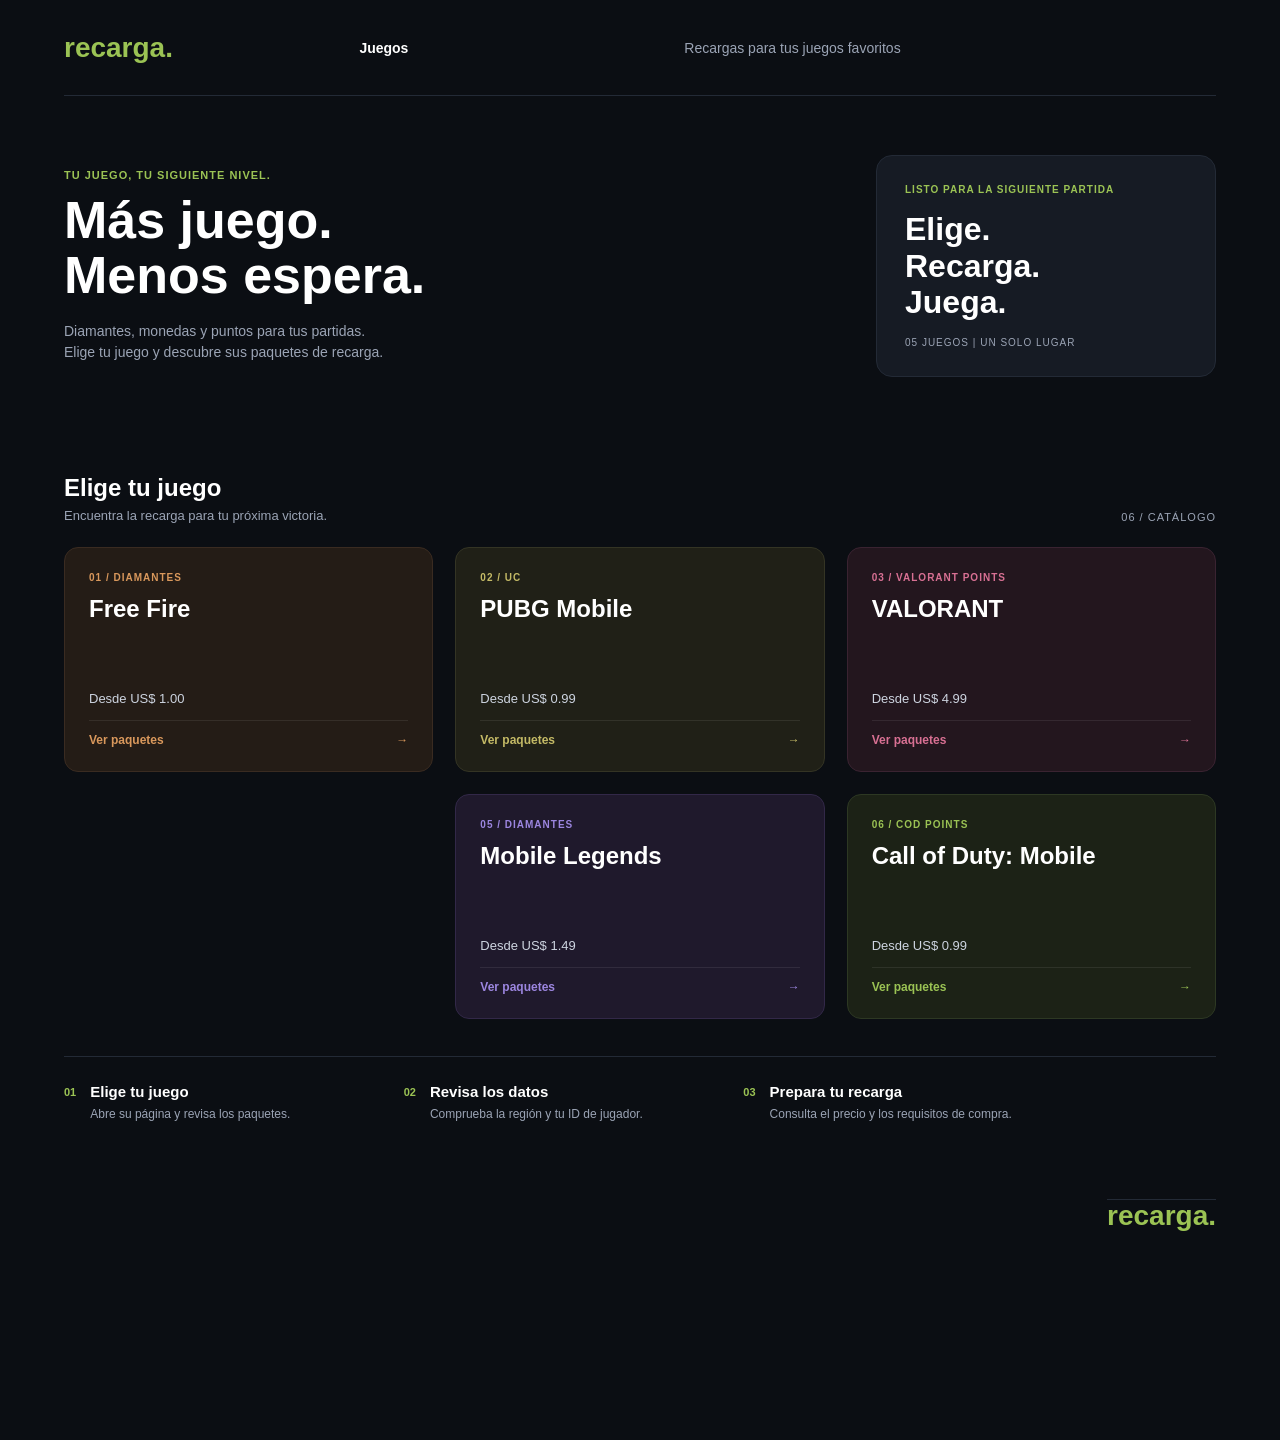
<file: index.html>
<!DOCTYPE html>
<html lang="es">
<head>
    <meta charset="UTF-8">
    <meta name="viewport" content="width=device-width, initial-scale=1.0">
    <link rel="stylesheet" href="./css/styles.css">
    <title>Recarga</title>
</head>
<body>
    <div class="frame_principal">

        <div class="frame_header">
            <p class="texto_recargas">recarga.</p>
            <p class="texto_juegos">Juegos</p>
            <p class="texto_favoritos">Recargas para tus juegos favoritos</p>
        </div>

        <div class="frame_hero">
            <div class="hero_izquierda">
                <p class="texto_subtitulo_verde">TU JUEGO, TU SIGUIENTE NIVEL.</p>
                <h1 class="texto_titulo_principal">Más juego.<br>Menos espera.</h1>
                <p class="texto_descripcion_hero">Diamantes, monedas y puntos para tus partidas.<br>Elige tu juego y descubre sus paquetes de recarga.</p>
            </div>

            <div class="hero_derecha">
                <div class="tarjeta_hero">
                    <p class="texto_tarjeta_superior">LISTO PARA LA SIGUIENTE PARTIDA</p>
                    <p class="texto_tarjeta_principal">Elige.<br>Recarga.<br>Juega.</p>
                    <p class="texto_tarjeta_inferior">05 JUEGOS | UN SOLO LUGAR</p>
                </div>
            </div>
        </div>

        <div class="frame_juegos">
            <div class="juegos_header">
                <div>
                    <h2 class="titulo_seccion_juegos">Elige tu juego</h2>
                    <p class="subtitulo_seccion_juegos">Encuentra la recarga para tu próxima victoria.</p>
                </div>
                <p class="texto_catalogo">06 / CATÁLOGO</p>
            </div>

            <div class="grid_tarjetas_juegos">
                <div class="tarjeta_juego card_ff">
                    <div>
                        <p class="juego_categoria">01 / DIAMANTES</p>
                        <h3 class="juego_nombre"><a href="free_fire.html">Free Fire</a></h3>
                    </div>
                    <div>
                        <p class="juego_precio">Desde US$ 1.00</p>
                        <div class="juego_footer">
                            <span>Ver paquetes</span>
                            <span>→</span>
                        </div>
                    </div>
                </div>

                <div class="tarjeta_juego card_pubg">
                    <div>
                        <p class="juego_categoria">02 / UC</p>
                        <h3 class="juego_nombre"><a href="pubg_mobile.html">PUBG Mobile</a></h3>
                    </div>
                    <div>
                        <p class="juego_precio">Desde US$ 0.99</p>
                        <div class="juego_footer">
                            <span>Ver paquetes</span>
                            <span>→</span>
                        </div>
                    </div>
                </div>

                <div class="tarjeta_juego card_val">
                    <div>
                        <p class="juego_categoria">03 / VALORANT POINTS</p>
                        <h3 class="juego_nombre"><a href="valorant.html">VALORANT</a></h3>
                    </div>
                    <div>
                        <p class="juego_precio">Desde US$ 4.99</p>
                        <div class="juego_footer">
                            <span>Ver paquetes</span>
                            <span>→</span>
                        </div>
                    </div>
                </div>


                <div class="espacio_vacio"></div>

                <div class="tarjeta_juego card_ml">
                    <div>
                        <p class="juego_categoria">05 / DIAMANTES</p>
                        <h3 class="juego_nombre"><a href="mobile_legends.html">Mobile Legends</a></h3>
                    </div>
                    <div>
                        <p class="juego_precio">Desde US$ 1.49</p>
                        <div class="juego_footer">
                            <span>Ver paquetes</span>
                            <span>→</span>
                        </div>
                    </div>
                </div>

                <div class="tarjeta_juego card_cod">
                    <div>
                        <p class="juego_categoria">06 / COD POINTS</p>
                        <h3 class="juego_nombre"><a href="call_of_duty.html">Call of Duty: Mobile</a></h3>
                    </div>
                    <div>
                        <p class="juego_precio">Desde US$ 0.99</p>
                        <div class="juego_footer">
                            <span>Ver paquetes</span>
                            <span>→</span>
                        </div>
                    </div>
                </div>
            </div>
        </div>

        <div class="frame_pasos">
            <div class="paso_item">
                <span class="paso_numero">01</span>
                <div>
                    <h4 class="paso_titulo">Elige tu juego</h4>
                    <p class="paso_descripcion">Abre su página y revisa los paquetes.</p>
                </div>
            </div>

            <div class="paso_item">
                <span class="paso_numero">02</span>
                <div>
                    <h4 class="paso_titulo">Revisa los datos</h4>
                    <p class="paso_descripcion">Comprueba la región y tu ID de jugador.</p>
                </div>
            </div>

            <div class="paso_item">
                <span class="paso_numero">03</span>
                <div>
                    <h4 class="paso_titulo">Prepara tu recarga</h4>
                    <p class="paso_descripcion">Consulta el precio y los requisitos de compra.</p>
                </div>
            </div>

        <div class="frame_footer">
            <p class="texto_recargas">recarga.</p>
        </div>

    </div>
</body>
</html>
</file>
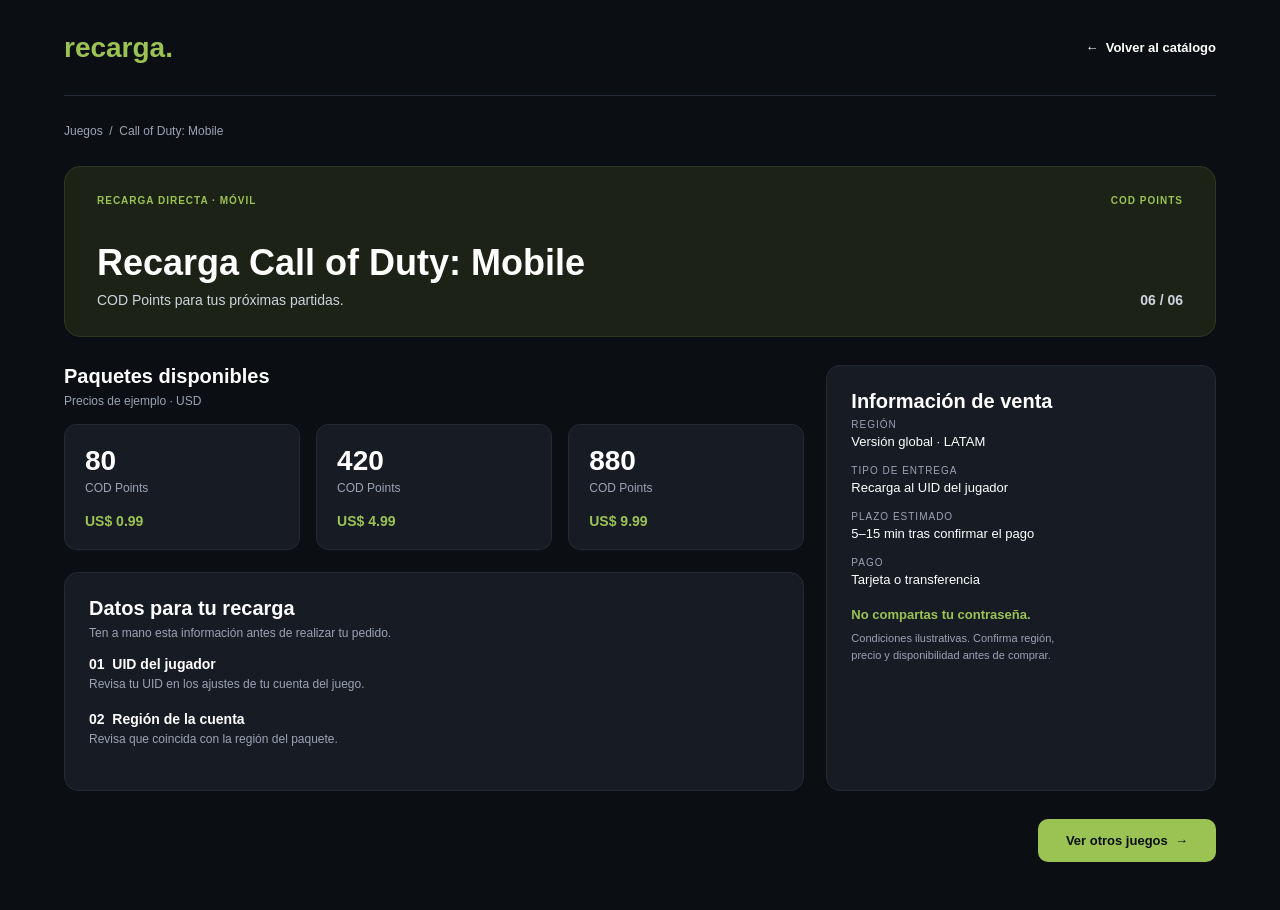
<file: call_of_duty.html>
<!DOCTYPE html>
<html lang="es">
<head>
    <meta charset="UTF-8">
    <meta name="viewport" content="width=device-width, initial-scale=1.0">
    <link rel="stylesheet" href="./css/styles.css">
    <title>Recarga Call of Duty: Mobile</title>
</head>
<body>
    <div class="frame_detalle">

        <div class="header_detalle">
            <a class="texto_recargas" href="index.html">recarga.</a>
            <a class="enlace_volver" href="index.html">←&nbsp; Volver al catálogo</a>
        </div>

        <p class="ruta_juego">Juegos&nbsp; /&nbsp; Call of Duty: Mobile</p>

        <div class="banner_juego card_cod">
            <div class="banner_fila">
                <p class="juego_categoria">RECARGA DIRECTA · MÓVIL</p>
                <p class="juego_categoria">COD POINTS</p>
            </div>
            <div class="banner_fila">
                <div>
                    <h1 class="banner_titulo">Recarga Call of Duty: Mobile</h1>
                    <p class="banner_subtitulo">COD Points para tus próximas partidas.</p>
                </div>
                <p class="banner_numero">06 / 06</p>
            </div>
        </div>

        <div class="detalle_cuerpo">
            <div class="bloque_paquetes">
                <h2 class="titulo_bloque">Paquetes disponibles</h2>
                <p class="subtitulo_bloque">Precios de ejemplo · USD</p>
                <div class="grid_paquetes">
                    <div class="paquete">
                        <p class="paquete_cantidad">80</p>
                        <p class="paquete_unidad">COD Points</p>
                        <p class="paquete_precio">US$ 0.99</p>
                    </div>
                    <div class="paquete">
                        <p class="paquete_cantidad">420</p>
                        <p class="paquete_unidad">COD Points</p>
                        <p class="paquete_precio">US$ 4.99</p>
                    </div>
                    <div class="paquete">
                        <p class="paquete_cantidad">880</p>
                        <p class="paquete_unidad">COD Points</p>
                        <p class="paquete_precio">US$ 9.99</p>
                    </div>
                </div>
            </div>

            <div class="bloque_datos tarjeta_detalle">
                <h2 class="titulo_bloque">Datos para tu recarga</h2>
                <p class="subtitulo_bloque">Ten a mano esta información antes de realizar tu pedido.</p>
                <p class="dato_titulo">01&nbsp; UID del jugador</p>
                <p class="dato_descripcion">Revisa tu UID en los ajustes de tu cuenta del juego.</p>
                <p class="dato_titulo">02&nbsp; Región de la cuenta</p>
                <p class="dato_descripcion">Revisa que coincida con la región del paquete.</p>
            </div>

            <div class="bloque_info tarjeta_detalle">
                <h2 class="titulo_bloque">Información de venta</h2>
                <div class="info_campos">
                    <div><p class="campo_etiqueta">REGIÓN</p><p class="campo_valor">Versión global · LATAM</p></div>
                    <div><p class="campo_etiqueta">TIPO DE ENTREGA</p><p class="campo_valor">Recarga al UID del jugador</p></div>
                    <div><p class="campo_etiqueta">PLAZO ESTIMADO</p><p class="campo_valor">5–15 min tras confirmar el pago</p></div>
                    <div><p class="campo_etiqueta">PAGO</p><p class="campo_valor">Tarjeta o transferencia</p></div>
                </div>
                <p class="aviso_verde">No compartas tu contraseña.</p>
                <p class="aviso_chico">Condiciones ilustrativas. Confirma región,<br>precio y disponibilidad antes de comprar.</p>
            </div>
        </div>

        <a class="boton_verde" href="index.html">Ver otros juegos&nbsp; →</a>

    </div>
</body>
</html>
</file>
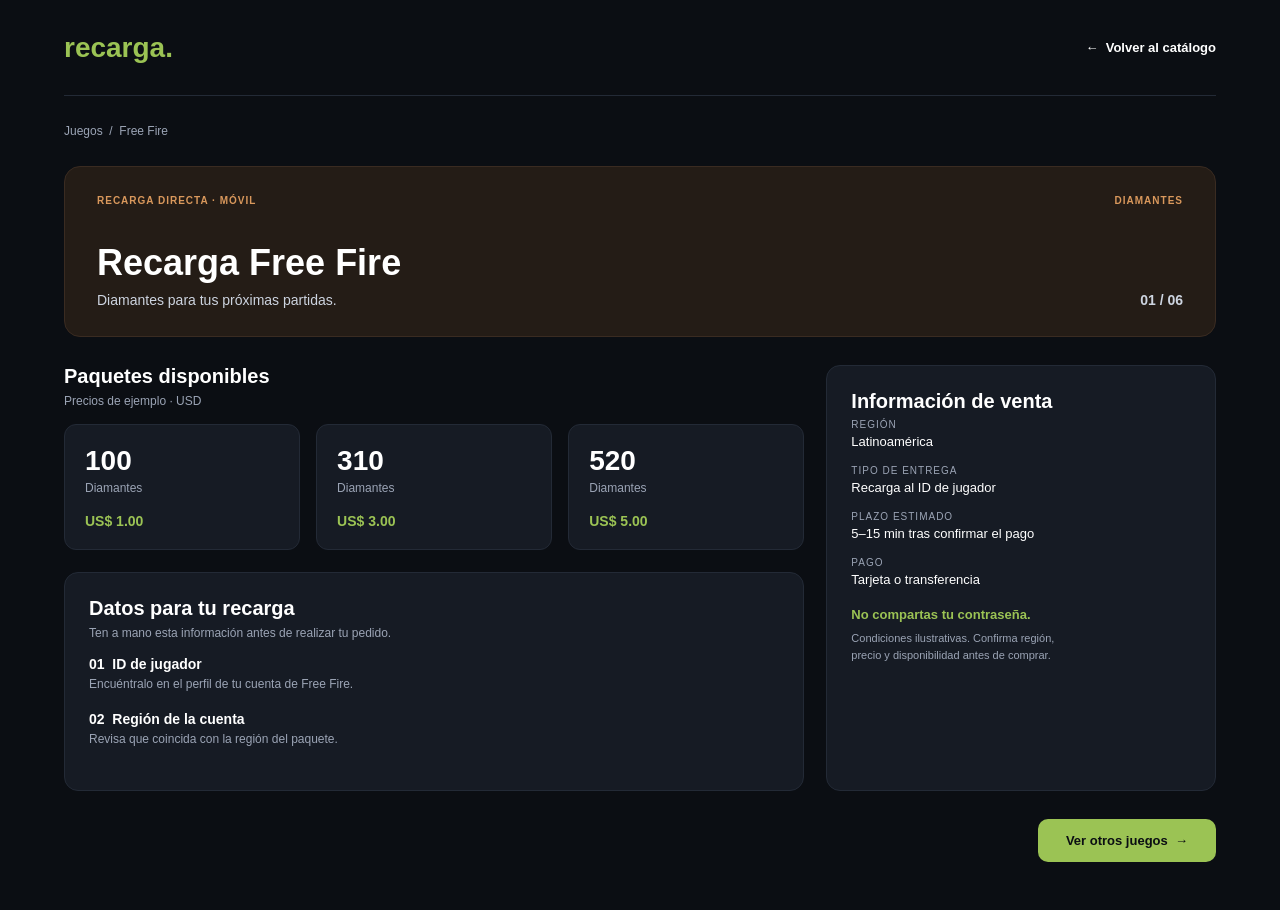
<file: free_fire.html>
<!DOCTYPE html>
<html lang="es">
<head>
    <meta charset="UTF-8">
    <meta name="viewport" content="width=device-width, initial-scale=1.0">
    <link rel="stylesheet" href="./css/styles.css">
    <title>Recarga Free Fire</title>
</head>
<body>
    <div class="frame_detalle">

        <div class="header_detalle">
            <a class="texto_recargas" href="index.html">recarga.</a>
            <a class="enlace_volver" href="index.html">←&nbsp; Volver al catálogo</a>
        </div>

        <p class="ruta_juego">Juegos&nbsp; /&nbsp; Free Fire</p>

        <div class="banner_juego card_ff">
            <div class="banner_fila">
                <p class="juego_categoria">RECARGA DIRECTA · MÓVIL</p>
                <p class="juego_categoria">DIAMANTES</p>
            </div>
            <div class="banner_fila">
                <div>
                    <h1 class="banner_titulo">Recarga Free Fire</h1>
                    <p class="banner_subtitulo">Diamantes para tus próximas partidas.</p>
                </div>
                <p class="banner_numero">01 / 06</p>
            </div>
        </div>

        <div class="detalle_cuerpo">
            <div class="bloque_paquetes">
                <h2 class="titulo_bloque">Paquetes disponibles</h2>
                <p class="subtitulo_bloque">Precios de ejemplo · USD</p>
                <div class="grid_paquetes">
                    <div class="paquete">
                        <p class="paquete_cantidad">100</p>
                        <p class="paquete_unidad">Diamantes</p>
                        <p class="paquete_precio">US$ 1.00</p>
                    </div>
                    <div class="paquete">
                        <p class="paquete_cantidad">310</p>
                        <p class="paquete_unidad">Diamantes</p>
                        <p class="paquete_precio">US$ 3.00</p>
                    </div>
                    <div class="paquete">
                        <p class="paquete_cantidad">520</p>
                        <p class="paquete_unidad">Diamantes</p>
                        <p class="paquete_precio">US$ 5.00</p>
                    </div>
                </div>
            </div>

            <div class="bloque_datos tarjeta_detalle">
                <h2 class="titulo_bloque">Datos para tu recarga</h2>
                <p class="subtitulo_bloque">Ten a mano esta información antes de realizar tu pedido.</p>
                <p class="dato_titulo">01&nbsp; ID de jugador</p>
                <p class="dato_descripcion">Encuéntralo en el perfil de tu cuenta de Free Fire.</p>
                <p class="dato_titulo">02&nbsp; Región de la cuenta</p>
                <p class="dato_descripcion">Revisa que coincida con la región del paquete.</p>
            </div>

            <div class="bloque_info tarjeta_detalle">
                <h2 class="titulo_bloque">Información de venta</h2>
                <div class="info_campos">
                    <div><p class="campo_etiqueta">REGIÓN</p><p class="campo_valor">Latinoamérica</p></div>
                    <div><p class="campo_etiqueta">TIPO DE ENTREGA</p><p class="campo_valor">Recarga al ID de jugador</p></div>
                    <div><p class="campo_etiqueta">PLAZO ESTIMADO</p><p class="campo_valor">5–15 min tras confirmar el pago</p></div>
                    <div><p class="campo_etiqueta">PAGO</p><p class="campo_valor">Tarjeta o transferencia</p></div>
                </div>
                <p class="aviso_verde">No compartas tu contraseña.</p>
                <p class="aviso_chico">Condiciones ilustrativas. Confirma región,<br>precio y disponibilidad antes de comprar.</p>
            </div>
        </div>

        <a class="boton_verde" href="index.html">Ver otros juegos&nbsp; →</a>

    </div>
</body>
</html>
</file>
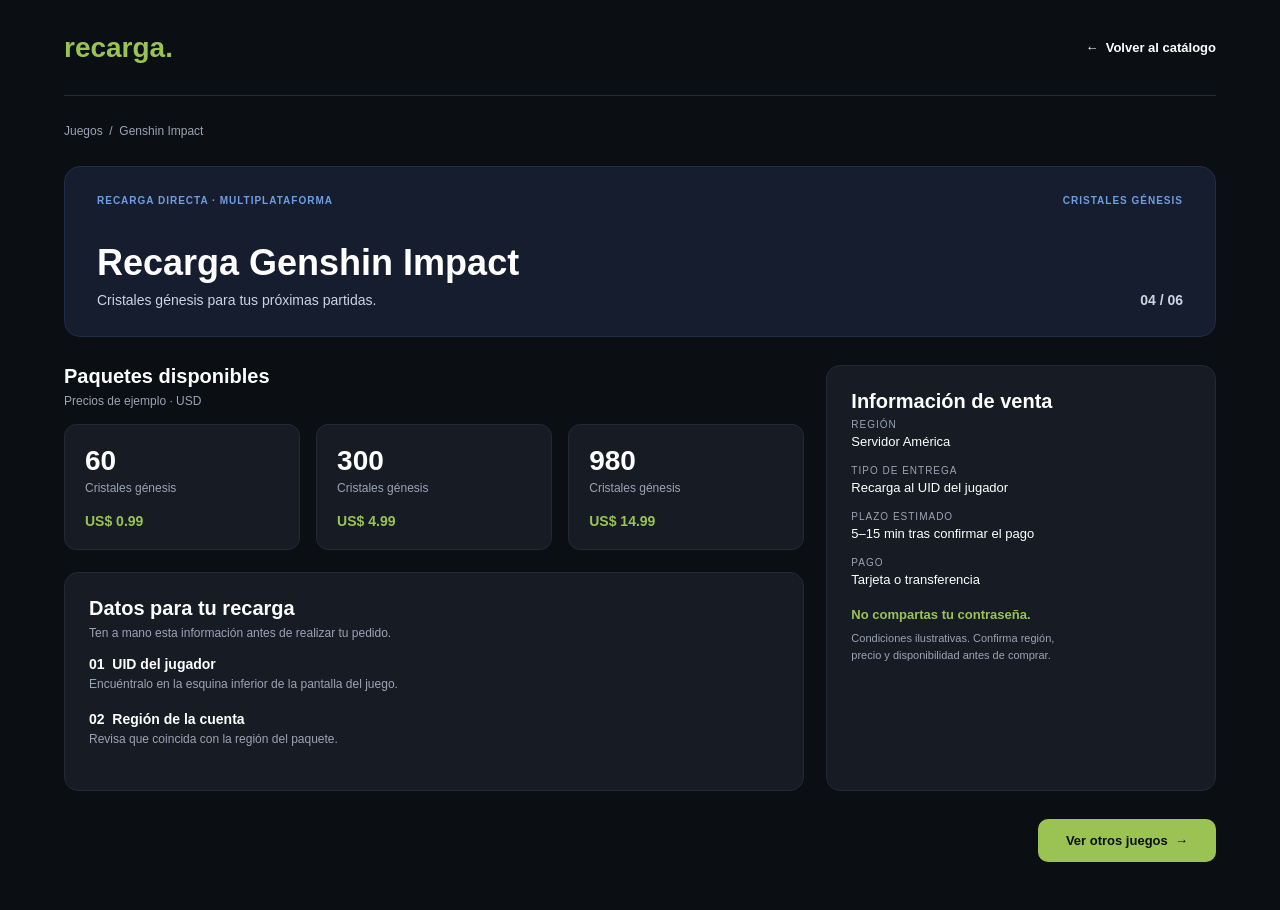
<file: genshin_impact.html>
<!DOCTYPE html>
<html lang="es">
<head>
    <meta charset="UTF-8">
    <meta name="viewport" content="width=device-width, initial-scale=1.0">
    <link rel="stylesheet" href="./css/styles.css">
    <title>Recarga Genshin Impact</title>
</head>
<body>
    <div class="frame_detalle">

        <div class="header_detalle">
            <a class="texto_recargas" href="index.html">recarga.</a>
            <a class="enlace_volver" href="index.html">←&nbsp; Volver al catálogo</a>
        </div>

        <p class="ruta_juego">Juegos&nbsp; /&nbsp; Genshin Impact</p>

        <div class="banner_juego card_gi">
            <div class="banner_fila">
                <p class="juego_categoria">RECARGA DIRECTA · MULTIPLATAFORMA</p>
                <p class="juego_categoria">CRISTALES GÉNESIS</p>
            </div>
            <div class="banner_fila">
                <div>
                    <h1 class="banner_titulo">Recarga Genshin Impact</h1>
                    <p class="banner_subtitulo">Cristales génesis para tus próximas partidas.</p>
                </div>
                <p class="banner_numero">04 / 06</p>
            </div>
        </div>

        <div class="detalle_cuerpo">
            <div class="bloque_paquetes">
                <h2 class="titulo_bloque">Paquetes disponibles</h2>
                <p class="subtitulo_bloque">Precios de ejemplo · USD</p>
                <div class="grid_paquetes">
                    <div class="paquete">
                        <p class="paquete_cantidad">60</p>
                        <p class="paquete_unidad">Cristales génesis</p>
                        <p class="paquete_precio">US$ 0.99</p>
                    </div>
                    <div class="paquete">
                        <p class="paquete_cantidad">300</p>
                        <p class="paquete_unidad">Cristales génesis</p>
                        <p class="paquete_precio">US$ 4.99</p>
                    </div>
                    <div class="paquete">
                        <p class="paquete_cantidad">980</p>
                        <p class="paquete_unidad">Cristales génesis</p>
                        <p class="paquete_precio">US$ 14.99</p>
                    </div>
                </div>
            </div>

            <div class="bloque_datos tarjeta_detalle">
                <h2 class="titulo_bloque">Datos para tu recarga</h2>
                <p class="subtitulo_bloque">Ten a mano esta información antes de realizar tu pedido.</p>
                <p class="dato_titulo">01&nbsp; UID del jugador</p>
                <p class="dato_descripcion">Encuéntralo en la esquina inferior de la pantalla del juego.</p>
                <p class="dato_titulo">02&nbsp; Región de la cuenta</p>
                <p class="dato_descripcion">Revisa que coincida con la región del paquete.</p>
            </div>

            <div class="bloque_info tarjeta_detalle">
                <h2 class="titulo_bloque">Información de venta</h2>
                <div class="info_campos">
                    <div><p class="campo_etiqueta">REGIÓN</p><p class="campo_valor">Servidor América</p></div>
                    <div><p class="campo_etiqueta">TIPO DE ENTREGA</p><p class="campo_valor">Recarga al UID del jugador</p></div>
                    <div><p class="campo_etiqueta">PLAZO ESTIMADO</p><p class="campo_valor">5–15 min tras confirmar el pago</p></div>
                    <div><p class="campo_etiqueta">PAGO</p><p class="campo_valor">Tarjeta o transferencia</p></div>
                </div>
                <p class="aviso_verde">No compartas tu contraseña.</p>
                <p class="aviso_chico">Condiciones ilustrativas. Confirma región,<br>precio y disponibilidad antes de comprar.</p>
            </div>
        </div>

        <a class="boton_verde" href="index.html">Ver otros juegos&nbsp; →</a>

    </div>
</body>
</html>
</file>
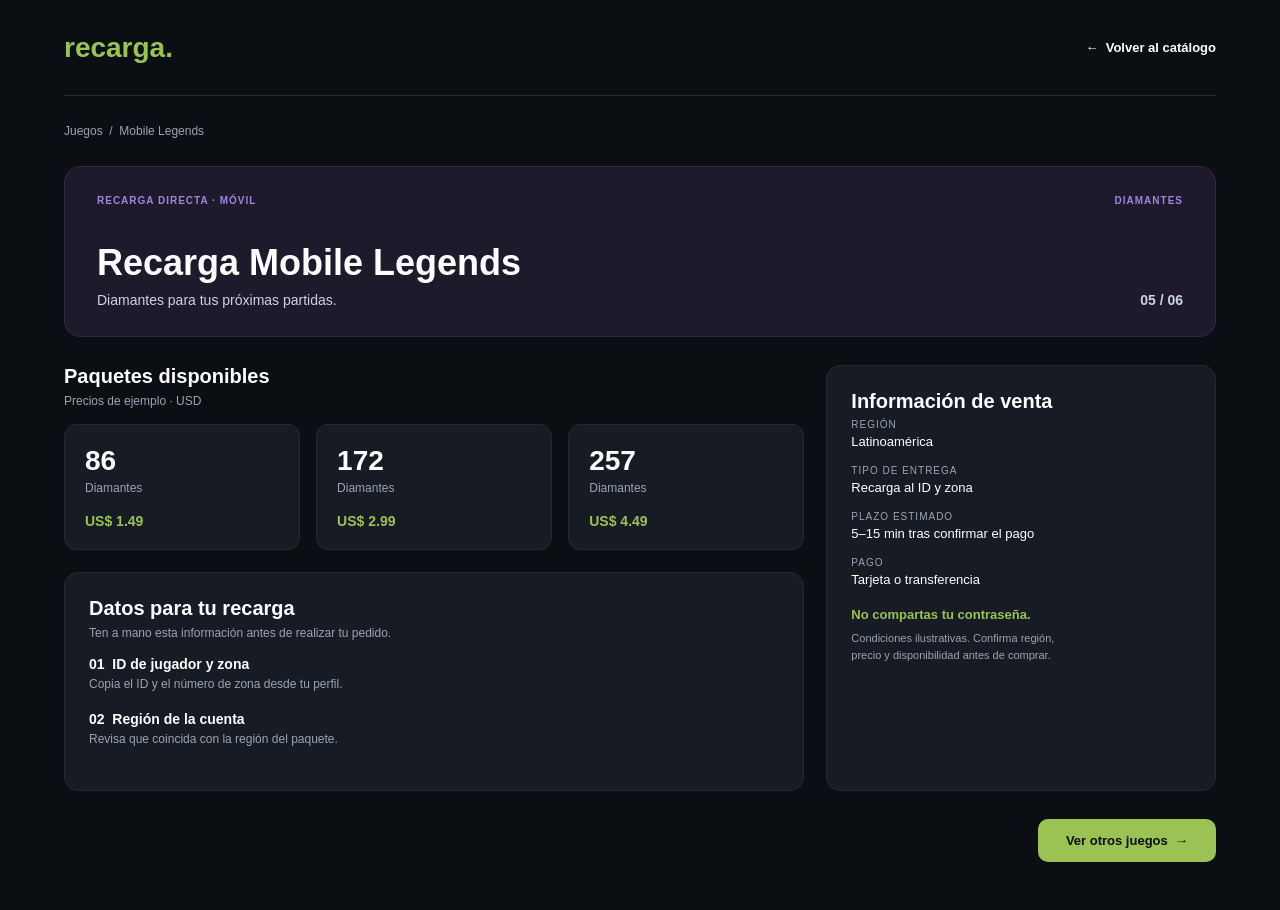
<file: mobile_legends.html>
<!DOCTYPE html>
<html lang="es">
<head>
    <meta charset="UTF-8">
    <meta name="viewport" content="width=device-width, initial-scale=1.0">
    <link rel="stylesheet" href="./css/styles.css">
    <title>Recarga Mobile Legends</title>
</head>
<body>
    <div class="frame_detalle">

        <div class="header_detalle">
            <a class="texto_recargas" href="index.html">recarga.</a>
            <a class="enlace_volver" href="index.html">←&nbsp; Volver al catálogo</a>
        </div>

        <p class="ruta_juego">Juegos&nbsp; /&nbsp; Mobile Legends</p>

        <div class="banner_juego card_ml">
            <div class="banner_fila">
                <p class="juego_categoria">RECARGA DIRECTA · MÓVIL</p>
                <p class="juego_categoria">DIAMANTES</p>
            </div>
            <div class="banner_fila">
                <div>
                    <h1 class="banner_titulo">Recarga Mobile Legends</h1>
                    <p class="banner_subtitulo">Diamantes para tus próximas partidas.</p>
                </div>
                <p class="banner_numero">05 / 06</p>
            </div>
        </div>

        <div class="detalle_cuerpo">
            <div class="bloque_paquetes">
                <h2 class="titulo_bloque">Paquetes disponibles</h2>
                <p class="subtitulo_bloque">Precios de ejemplo · USD</p>
                <div class="grid_paquetes">
                    <div class="paquete">
                        <p class="paquete_cantidad">86</p>
                        <p class="paquete_unidad">Diamantes</p>
                        <p class="paquete_precio">US$ 1.49</p>
                    </div>
                    <div class="paquete">
                        <p class="paquete_cantidad">172</p>
                        <p class="paquete_unidad">Diamantes</p>
                        <p class="paquete_precio">US$ 2.99</p>
                    </div>
                    <div class="paquete">
                        <p class="paquete_cantidad">257</p>
                        <p class="paquete_unidad">Diamantes</p>
                        <p class="paquete_precio">US$ 4.49</p>
                    </div>
                </div>
            </div>

            <div class="bloque_datos tarjeta_detalle">
                <h2 class="titulo_bloque">Datos para tu recarga</h2>
                <p class="subtitulo_bloque">Ten a mano esta información antes de realizar tu pedido.</p>
                <p class="dato_titulo">01&nbsp; ID de jugador y zona</p>
                <p class="dato_descripcion">Copia el ID y el número de zona desde tu perfil.</p>
                <p class="dato_titulo">02&nbsp; Región de la cuenta</p>
                <p class="dato_descripcion">Revisa que coincida con la región del paquete.</p>
            </div>

            <div class="bloque_info tarjeta_detalle">
                <h2 class="titulo_bloque">Información de venta</h2>
                <div class="info_campos">
                    <div><p class="campo_etiqueta">REGIÓN</p><p class="campo_valor">Latinoamérica</p></div>
                    <div><p class="campo_etiqueta">TIPO DE ENTREGA</p><p class="campo_valor">Recarga al ID y zona</p></div>
                    <div><p class="campo_etiqueta">PLAZO ESTIMADO</p><p class="campo_valor">5–15 min tras confirmar el pago</p></div>
                    <div><p class="campo_etiqueta">PAGO</p><p class="campo_valor">Tarjeta o transferencia</p></div>
                </div>
                <p class="aviso_verde">No compartas tu contraseña.</p>
                <p class="aviso_chico">Condiciones ilustrativas. Confirma región,<br>precio y disponibilidad antes de comprar.</p>
            </div>
        </div>

        <a class="boton_verde" href="index.html">Ver otros juegos&nbsp; →</a>

    </div>
</body>
</html>
</file>
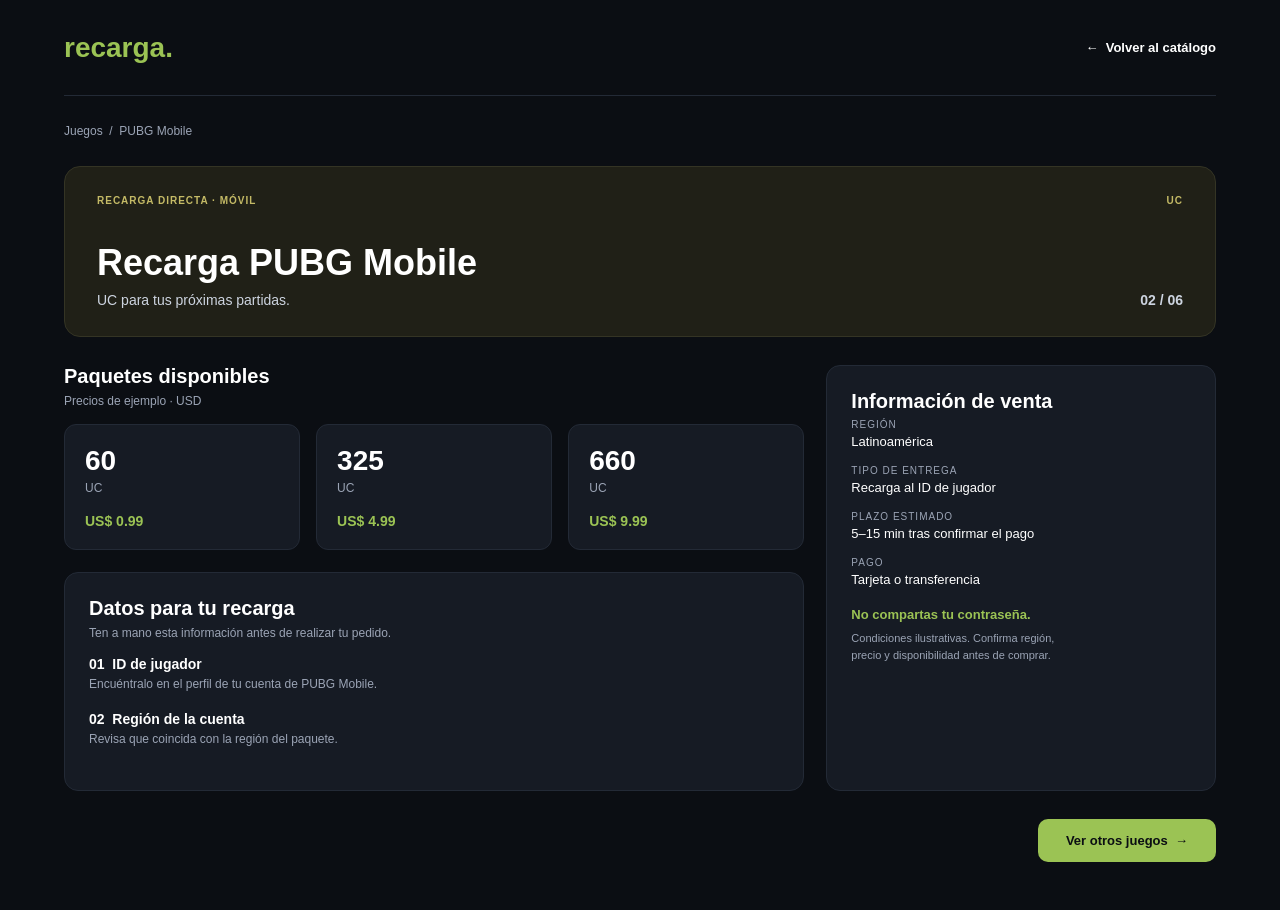
<file: pubg_mobile.html>
<!DOCTYPE html>
<html lang="es">
<head>
    <meta charset="UTF-8">
    <meta name="viewport" content="width=device-width, initial-scale=1.0">
    <link rel="stylesheet" href="./css/styles.css">
    <title>Recarga PUBG Mobile</title>
</head>
<body>
    <div class="frame_detalle">

        <div class="header_detalle">
            <a class="texto_recargas" href="index.html">recarga.</a>
            <a class="enlace_volver" href="index.html">←&nbsp; Volver al catálogo</a>
        </div>

        <p class="ruta_juego">Juegos&nbsp; /&nbsp; PUBG Mobile</p>

        <div class="banner_juego card_pubg">
            <div class="banner_fila">
                <p class="juego_categoria">RECARGA DIRECTA · MÓVIL</p>
                <p class="juego_categoria">UC</p>
            </div>
            <div class="banner_fila">
                <div>
                    <h1 class="banner_titulo">Recarga PUBG Mobile</h1>
                    <p class="banner_subtitulo">UC para tus próximas partidas.</p>
                </div>
                <p class="banner_numero">02 / 06</p>
            </div>
        </div>

        <div class="detalle_cuerpo">
            <div class="bloque_paquetes">
                <h2 class="titulo_bloque">Paquetes disponibles</h2>
                <p class="subtitulo_bloque">Precios de ejemplo · USD</p>
                <div class="grid_paquetes">
                    <div class="paquete">
                        <p class="paquete_cantidad">60</p>
                        <p class="paquete_unidad">UC</p>
                        <p class="paquete_precio">US$ 0.99</p>
                    </div>
                    <div class="paquete">
                        <p class="paquete_cantidad">325</p>
                        <p class="paquete_unidad">UC</p>
                        <p class="paquete_precio">US$ 4.99</p>
                    </div>
                    <div class="paquete">
                        <p class="paquete_cantidad">660</p>
                        <p class="paquete_unidad">UC</p>
                        <p class="paquete_precio">US$ 9.99</p>
                    </div>
                </div>
            </div>

            <div class="bloque_datos tarjeta_detalle">
                <h2 class="titulo_bloque">Datos para tu recarga</h2>
                <p class="subtitulo_bloque">Ten a mano esta información antes de realizar tu pedido.</p>
                <p class="dato_titulo">01&nbsp; ID de jugador</p>
                <p class="dato_descripcion">Encuéntralo en el perfil de tu cuenta de PUBG Mobile.</p>
                <p class="dato_titulo">02&nbsp; Región de la cuenta</p>
                <p class="dato_descripcion">Revisa que coincida con la región del paquete.</p>
            </div>

            <div class="bloque_info tarjeta_detalle">
                <h2 class="titulo_bloque">Información de venta</h2>
                <div class="info_campos">
                    <div><p class="campo_etiqueta">REGIÓN</p><p class="campo_valor">Latinoamérica</p></div>
                    <div><p class="campo_etiqueta">TIPO DE ENTREGA</p><p class="campo_valor">Recarga al ID de jugador</p></div>
                    <div><p class="campo_etiqueta">PLAZO ESTIMADO</p><p class="campo_valor">5–15 min tras confirmar el pago</p></div>
                    <div><p class="campo_etiqueta">PAGO</p><p class="campo_valor">Tarjeta o transferencia</p></div>
                </div>
                <p class="aviso_verde">No compartas tu contraseña.</p>
                <p class="aviso_chico">Condiciones ilustrativas. Confirma región,<br>precio y disponibilidad antes de comprar.</p>
            </div>
        </div>

        <a class="boton_verde" href="index.html">Ver otros juegos&nbsp; →</a>

    </div>
</body>
</html>
</file>
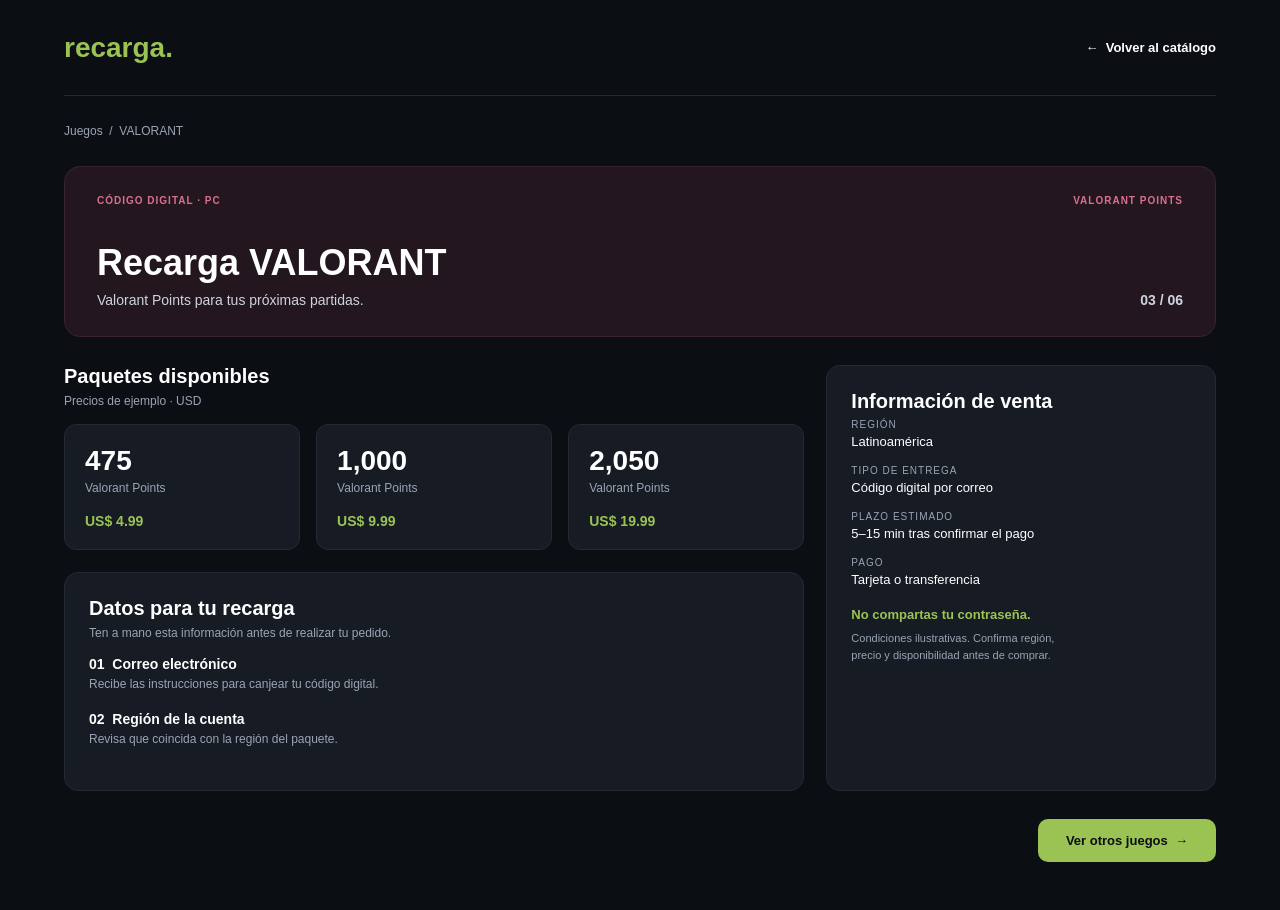
<file: valorant.html>
<!DOCTYPE html>
<html lang="es">
<head>
    <meta charset="UTF-8">
    <meta name="viewport" content="width=device-width, initial-scale=1.0">
    <link rel="stylesheet" href="./css/styles.css">
    <title>Recarga VALORANT</title>
</head>
<body>
    <div class="frame_detalle">

        <div class="header_detalle">
            <a class="texto_recargas" href="index.html">recarga.</a>
            <a class="enlace_volver" href="index.html">←&nbsp; Volver al catálogo</a>
        </div>

        <p class="ruta_juego">Juegos&nbsp; /&nbsp; VALORANT</p>

        <div class="banner_juego card_val">
            <div class="banner_fila">
                <p class="juego_categoria">CÓDIGO DIGITAL · PC</p>
                <p class="juego_categoria">VALORANT POINTS</p>
            </div>
            <div class="banner_fila">
                <div>
                    <h1 class="banner_titulo">Recarga VALORANT</h1>
                    <p class="banner_subtitulo">Valorant Points para tus próximas partidas.</p>
                </div>
                <p class="banner_numero">03 / 06</p>
            </div>
        </div>

        <div class="detalle_cuerpo">
            <div class="bloque_paquetes">
                <h2 class="titulo_bloque">Paquetes disponibles</h2>
                <p class="subtitulo_bloque">Precios de ejemplo · USD</p>
                <div class="grid_paquetes">
                    <div class="paquete">
                        <p class="paquete_cantidad">475</p>
                        <p class="paquete_unidad">Valorant Points</p>
                        <p class="paquete_precio">US$ 4.99</p>
                    </div>
                    <div class="paquete">
                        <p class="paquete_cantidad">1,000</p>
                        <p class="paquete_unidad">Valorant Points</p>
                        <p class="paquete_precio">US$ 9.99</p>
                    </div>
                    <div class="paquete">
                        <p class="paquete_cantidad">2,050</p>
                        <p class="paquete_unidad">Valorant Points</p>
                        <p class="paquete_precio">US$ 19.99</p>
                    </div>
                </div>
            </div>

            <div class="bloque_datos tarjeta_detalle">
                <h2 class="titulo_bloque">Datos para tu recarga</h2>
                <p class="subtitulo_bloque">Ten a mano esta información antes de realizar tu pedido.</p>
                <p class="dato_titulo">01&nbsp; Correo electrónico</p>
                <p class="dato_descripcion">Recibe las instrucciones para canjear tu código digital.</p>
                <p class="dato_titulo">02&nbsp; Región de la cuenta</p>
                <p class="dato_descripcion">Revisa que coincida con la región del paquete.</p>
            </div>

            <div class="bloque_info tarjeta_detalle">
                <h2 class="titulo_bloque">Información de venta</h2>
                <div class="info_campos">
                    <div><p class="campo_etiqueta">REGIÓN</p><p class="campo_valor">Latinoamérica</p></div>
                    <div><p class="campo_etiqueta">TIPO DE ENTREGA</p><p class="campo_valor">Código digital por correo</p></div>
                    <div><p class="campo_etiqueta">PLAZO ESTIMADO</p><p class="campo_valor">5–15 min tras confirmar el pago</p></div>
                    <div><p class="campo_etiqueta">PAGO</p><p class="campo_valor">Tarjeta o transferencia</p></div>
                </div>
                <p class="aviso_verde">No compartas tu contraseña.</p>
                <p class="aviso_chico">Condiciones ilustrativas. Confirma región,<br>precio y disponibilidad antes de comprar.</p>
            </div>
        </div>

        <a class="boton_verde" href="index.html">Ver otros juegos&nbsp; →</a>

    </div>
</body>
</html>
</file>
<file: css/styles.css>
/* Configuraciones de borde y asignacion de colores */
* {
    box-sizing: border-box;
}

body {
    margin: 0;
    text-align: center;
    font-family: Arial, Helvetica, sans-serif;
    background-color: var(--color_fondo);
}

a {
    color: inherit;
    text-decoration: none;
}

:root {
    --color_fondo: rgb(11, 14, 19);
    --color_tarjeta: rgb(22, 27, 36);
    --color_borde: rgb(35, 42, 54);
    --color_textos_verdes: rgb(155, 195, 84);
    --color_textos_plomos: rgb(155, 164, 181);
}

/* Configuraciones del frame principal */

.frame_principal {
    min-height: 1440px;
    background-color: var(--color_fondo);
    padding: 0 5%;
    display: grid;
    grid-template-rows: 96px 340px 620px 202px 112px;
    grid-template-columns: 100%;
    grid-template-areas:
        "frame_header"
        "frame_hero"
        "frame_juegos"
        "frame_pasos"
        "frame_footer"
    ;
}

/* Widgets del header */

.frame_header {
    grid-area: frame_header;
    display: grid;
    grid-template-columns: 1fr 1.1fr 1.8fr;
    grid-template-areas: "texto_recargas texto_juegos texto_favoritos";
    align-items: center;
    text-align: left;
    border-bottom: 1px solid var(--color_borde);
}

.texto_recargas {
    grid-area: texto_recargas;
    color: var(--color_textos_verdes);
    font-size: 28px;
    font-weight: bold;
    margin: 0;
}

.texto_juegos {
    grid-area: texto_juegos;
    color: white;
    font-size: 14px;
    font-weight: bold;
    margin: 0;
}

.texto_favoritos {
    grid-area: texto_favoritos;
    color: var(--color_textos_plomos);
    font-size: 14px;
    margin: 0;
}

/* Widgets para información */

.frame_hero {
    grid-area: frame_hero;
    display: grid;
    grid-template-columns: 1.8fr 1fr;
    grid-template-areas: "hero_izquierda hero_derecha";
    align-items: center;
    text-align: left;
}

.hero_izquierda {
    grid-area: hero_izquierda;
}

.texto_subtitulo_verde {
    color: var(--color_textos_verdes);
    font-size: 11px;
    font-weight: bold;
    letter-spacing: 1px;
    margin: 0 0 12px 0;
}

.texto_titulo_principal {
    color: white;
    font-size: 52px;
    font-weight: bold;
    line-height: 1.05;
    margin: 0 0 18px 0;
}

.texto_descripcion_hero {
    color: var(--color_textos_plomos);
    font-size: 14px;
    line-height: 1.5;
    margin: 0;
}

.hero_derecha {
    grid-area: hero_derecha;
    display: flex;
    justify-content: flex-end;
}

.tarjeta_hero {
    background-color: var(--color_tarjeta);
    border: 1px solid var(--color_borde);
    border-radius: 16px;
    padding: 28px;
    width: 100%;
    max-width: 340px;
}

.texto_tarjeta_superior {
    color: var(--color_textos_verdes);
    font-size: 10px;
    font-weight: bold;
    letter-spacing: 1px;
    margin: 0 0 16px 0;
}

.texto_tarjeta_principal {
    color: white;
    font-size: 32px;
    font-weight: bold;
    line-height: 1.15;
    margin: 0 0 16px 0;
}

.texto_tarjeta_inferior {
    color: var(--color_textos_plomos);
    font-size: 10px;
    letter-spacing: 1px;
    margin: 0;
}

/* Widgets de los Juegos */

.frame_juegos {
    grid-area: frame_juegos;
    display: flex;
    flex-direction: column;
    justify-content: center;
    text-align: left;
}

.juegos_header {
    display: flex;
    justify-content: space-between;
    align-items: flex-end;
    margin-bottom: 24px;
}

.titulo_seccion_juegos {
    color: white;
    font-size: 24px;
    font-weight: bold;
    margin: 0 0 6px 0;
}

.subtitulo_seccion_juegos {
    color: var(--color_textos_plomos);
    font-size: 13px;
    margin: 0;
}

.texto_catalogo {
    color: var(--color_textos_plomos);
    font-size: 11px;
    letter-spacing: 1px;
    margin: 0;
}

.grid_tarjetas_juegos {
    display: grid;
    grid-template-columns: repeat(3, 1fr);
    grid-template-rows: repeat(2, 225px);
    gap: 22px;
}

.tarjeta_juego {
    position: relative;
    border-radius: 14px;
    padding: 24px;
    display: flex;
    flex-direction: column;
    justify-content: space-between;
    cursor: pointer;
    transition: transform 0.2s ease, filter 0.2s ease;
}

.tarjeta_juego:hover {
    transform: translateY(-4px);
    filter: brightness(1.12);
}

/* Enlace que cubre toda la tarjeta */
.juego_nombre a::after {
    content: "";
    position: absolute;
    inset: 0;
    border-radius: 14px;
}

.juego_nombre a:focus-visible::after {
    outline: 2px solid var(--color_textos_verdes);
    outline-offset: 3px;
}

.juego_categoria {
    font-size: 10px;
    font-weight: bold;
    letter-spacing: 1px;
    margin: 0 0 12px 0;
}

.juego_nombre {
    color: white;
    font-size: 24px;
    font-weight: bold;
    margin: 0;
}

.juego_precio {
    color: rgb(205, 212, 224);
    font-size: 13px;
    margin: 0 0 14px 0;
}

.juego_footer {
    border-top: 1px solid rgba(255, 255, 255, 0.08);
    padding-top: 12px;
    display: flex;
    justify-content: space-between;
    align-items: center;
    font-size: 12px;
    font-weight: bold;
}

/* Configuracion de colores de las tarjetas */

.card_ff { background-color: rgb(36, 28, 22); border: 1px solid rgb(58, 43, 33); }
.card_ff .juego_categoria, .card_ff .juego_footer { color: rgb(217, 152, 92); }

.card_pubg { background-color: rgb(32, 32, 23); border: 1px solid rgb(52, 52, 36); }
.card_pubg .juego_categoria, .card_pubg .juego_footer { color: rgb(196, 186, 102); }

.card_val { background-color: rgb(35, 22, 30); border: 1px solid rgb(58, 35, 49); }
.card_val .juego_categoria, .card_val .juego_footer { color: rgb(216, 112, 147); }

.card_gi { background-color: rgb(21, 29, 46); border: 1px solid rgb(33, 46, 74); }
.card_gi .juego_categoria, .card_gi .juego_footer { color: rgb(112, 158, 226); }

.card_ml { background-color: rgb(31, 25, 44); border: 1px solid rgb(50, 40, 72); }
.card_ml .juego_categoria, .card_ml .juego_footer { color: rgb(156, 134, 224); }

.card_cod { background-color: rgb(28, 34, 22); border: 1px solid rgb(45, 56, 35); }
.card_cod .juego_categoria, .card_cod .juego_footer { color: rgb(155, 195, 84); }

/* Widgets de los pasos */

.frame_pasos {
    grid-area: frame_pasos;
    border-top: 1px solid var(--color_borde);
    display: grid;
    grid-template-columns: repeat(3, 1fr);
    gap: 24px;
    align-items: center;
    text-align: left;
}

.paso_item {
    display: flex;
    align-items: flex-start;
    gap: 14px;
}

.paso_numero {
    color: var(--color_textos_verdes);
    font-size: 11px;
    font-weight: bold;
    padding-top: 3px;
}

.paso_titulo {
    color: white;
    font-size: 15px;
    font-weight: bold;
    margin: 0 0 6px 0;
}

.paso_descripcion {
    color: var(--color_textos_plomos);
    font-size: 12px;
    line-height: 1.4;
    margin: 0;
}

/* Widgets del footer */

.frame_footer {
    grid-area: frame_footer;
    border-top: 1px solid var(--color_borde);
    display: flex;
    align-items: center;
    text-align: left;
}

/* ==========================================================
   PÁGINAS DE DETALLE DE CADA JUEGO
   ========================================================== */

.frame_detalle {
    min-height: 100vh;
    padding: 0 5% 48px;
    display: flex;
    flex-direction: column;
    gap: 28px;
    text-align: left;
}

.header_detalle {
    height: 96px;
    display: flex;
    justify-content: space-between;
    align-items: center;
    border-bottom: 1px solid var(--color_borde);
}

.enlace_volver {
    color: white;
    font-size: 13px;
    font-weight: bold;
}

.enlace_volver:hover { color: var(--color_textos_verdes); }

.ruta_juego {
    color: var(--color_textos_plomos);
    font-size: 12px;
    margin: 0;
}

.banner_juego {
    border-radius: 16px;
    padding: 28px 32px;
    display: flex;
    flex-direction: column;
    justify-content: space-between;
    gap: 36px;
}

.banner_fila {
    display: flex;
    justify-content: space-between;
    align-items: flex-end;
    gap: 16px;
}

.banner_fila:first-child { align-items: flex-start; }
.banner_fila .juego_categoria { margin: 0; }

.banner_titulo {
    color: white;
    font-size: 36px;
    font-weight: bold;
    margin: 0 0 8px 0;
}

.banner_subtitulo {
    color: rgb(205, 212, 224);
    font-size: 14px;
    margin: 0;
}

.banner_numero {
    color: rgb(205, 212, 224);
    font-size: 14px;
    font-weight: bold;
    margin: 0;
    white-space: nowrap;
}

.detalle_cuerpo {
    display: grid;
    grid-template-columns: 1.9fr 1fr;
    grid-template-areas:
        "bloque_paquetes bloque_info"
        "bloque_datos bloque_info"
    ;
    gap: 22px;
}

.bloque_paquetes { grid-area: bloque_paquetes; }
.bloque_datos { grid-area: bloque_datos; }
.bloque_info { grid-area: bloque_info; }

.titulo_bloque {
    color: white;
    font-size: 20px;
    font-weight: bold;
    margin: 0 0 6px 0;
}

.subtitulo_bloque {
    color: var(--color_textos_plomos);
    font-size: 12px;
    margin: 0 0 16px 0;
}

.grid_paquetes {
    display: grid;
    grid-template-columns: repeat(3, 1fr);
    gap: 16px;
}

.paquete {
    background-color: var(--color_tarjeta);
    border: 1px solid var(--color_borde);
    border-radius: 12px;
    padding: 20px;
}

.paquete_cantidad {
    color: white;
    font-size: 28px;
    font-weight: bold;
    margin: 0 0 4px 0;
}

.paquete_unidad {
    color: var(--color_textos_plomos);
    font-size: 12px;
    margin: 0 0 18px 0;
}

.paquete_precio {
    color: var(--color_textos_verdes);
    font-size: 14px;
    font-weight: bold;
    margin: 0;
}

.tarjeta_detalle {
    background-color: var(--color_tarjeta);
    border: 1px solid var(--color_borde);
    border-radius: 14px;
    padding: 24px;
}

.dato_titulo {
    color: white;
    font-size: 14px;
    font-weight: bold;
    margin: 0 0 4px 0;
}

.dato_descripcion {
    color: var(--color_textos_plomos);
    font-size: 12px;
    line-height: 1.4;
    margin: 0 0 18px 0;
}

.info_campos {
    display: grid;
    grid-template-columns: 1fr;
    gap: 16px;
    margin-bottom: 20px;
}

.campo_etiqueta {
    color: var(--color_textos_plomos);
    font-size: 10px;
    letter-spacing: 1px;
    margin: 0 0 4px 0;
}

.campo_valor {
    color: white;
    font-size: 13px;
    margin: 0;
}

.aviso_verde {
    color: var(--color_textos_verdes);
    font-size: 13px;
    font-weight: bold;
    margin: 0 0 8px 0;
}

.aviso_chico {
    color: var(--color_textos_plomos);
    font-size: 11px;
    line-height: 1.5;
    margin: 0;
}

.boton_verde {
    align-self: flex-end;
    background-color: var(--color_textos_verdes);
    color: var(--color_fondo);
    font-size: 13px;
    font-weight: bold;
    padding: 14px 28px;
    border-radius: 10px;
    transition: filter 0.2s ease;
}

.boton_verde:hover { filter: brightness(1.12); }

a:focus-visible { outline: 2px solid var(--color_textos_verdes); outline-offset: 3px; }

/* ==========================================================
   TABLET (hasta 1024px)
   ========================================================== */

@media (max-width: 1024px) {
    .frame_principal {
        min-height: 0;
        padding: 0 32px;
        grid-template-rows: 80px auto auto auto 96px;
    }

    .frame_hero { grid-template-columns: 1.3fr 1fr; gap: 24px; padding: 40px 0; }
    .texto_titulo_principal { font-size: 40px; }
    .texto_tarjeta_principal { font-size: 26px; }
    .tarjeta_hero { padding: 22px; }

    .frame_juegos { padding: 8px 0 40px; }
    .grid_tarjetas_juegos { grid-template-columns: repeat(2, 1fr); grid-template-rows: none; grid-auto-rows: 200px; }
    .espacio_vacio { display: none; }

    .frame_pasos { grid-template-columns: 1fr; gap: 22px; padding: 32px 0; }

    .frame_detalle { padding: 0 32px 40px; }
    .detalle_cuerpo {
        grid-template-columns: 1fr;
        grid-template-areas:
            "bloque_paquetes"
            "bloque_datos"
            "bloque_info"
        ;
    }
    .info_campos { grid-template-columns: 1fr 1fr; }
}

/* ==========================================================
   MÓVIL (hasta 600px)
   ========================================================== */

@media (max-width: 600px) {
    .frame_principal { padding: 0 20px; }

    .frame_header {
        grid-template-columns: 1fr auto;
        grid-template-areas:
            "texto_recargas texto_juegos"
            "texto_favoritos texto_favoritos"
        ;
        row-gap: 4px;
        padding: 18px 0;
    }
    .frame_principal { grid-template-rows: auto auto auto auto 96px; }

    .frame_hero { grid-template-columns: 1fr; grid-template-areas: "hero_izquierda" "hero_derecha"; padding: 32px 0; }
    .hero_derecha { justify-content: flex-start; }
    .tarjeta_hero { max-width: none; }
    .texto_titulo_principal { font-size: 36px; }

    .juegos_header { flex-direction: column; align-items: flex-start; gap: 8px; }
    .grid_tarjetas_juegos { grid-template-columns: 1fr; grid-auto-rows: 180px; }

    .frame_detalle { padding: 0 20px 32px; gap: 22px; }
    .header_detalle { height: 72px; }
    .banner_juego { padding: 22px; gap: 28px; }
    .banner_titulo { font-size: 26px; }

    .grid_paquetes { grid-template-columns: 1fr; gap: 12px; }
    .paquete {
        display: grid;
        grid-template-columns: 1fr auto;
        grid-template-areas: "cantidad precio" "unidad precio";
        align-items: center;
    }
    .paquete_cantidad { grid-area: cantidad; margin: 0; }
    .paquete_unidad { grid-area: unidad; margin: 0; }
    .paquete_precio { grid-area: precio; }

    .info_campos { grid-template-columns: 1fr; }
    .boton_verde { align-self: stretch; text-align: center; }
}
</file>
